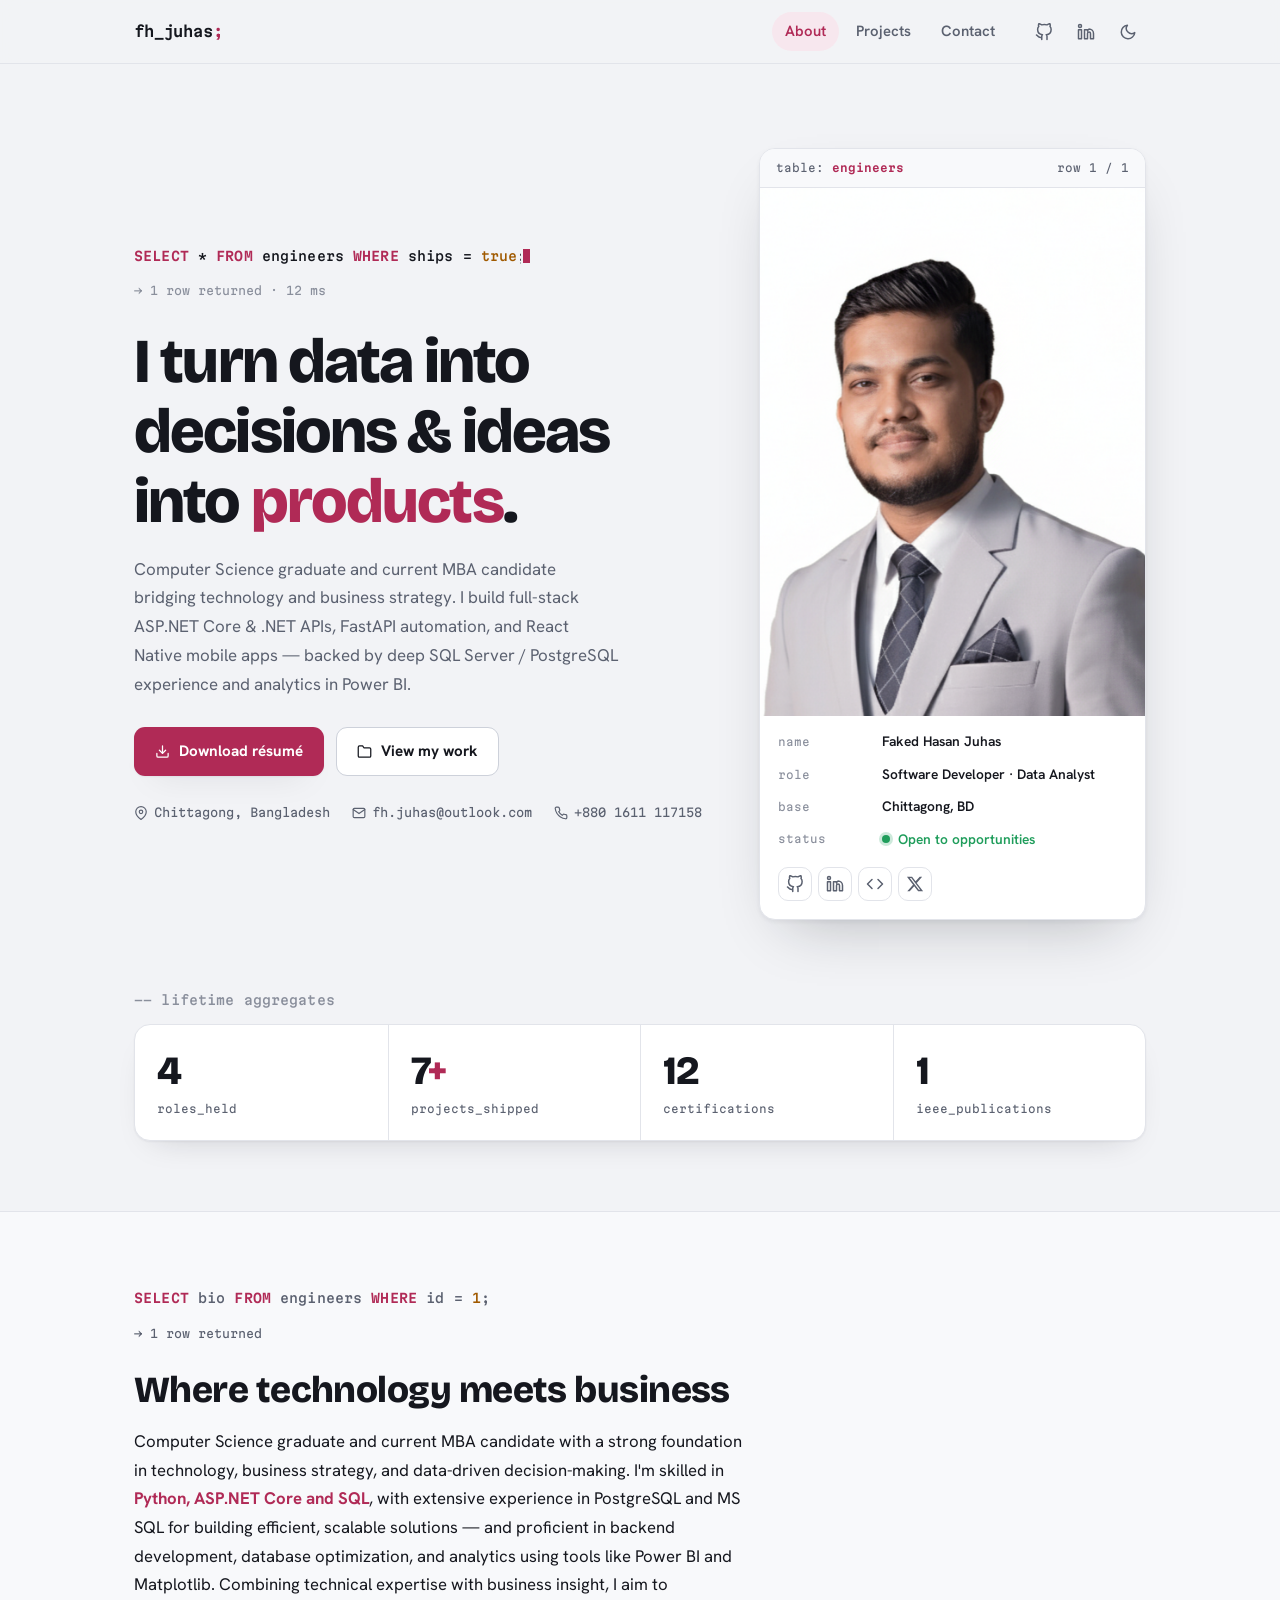
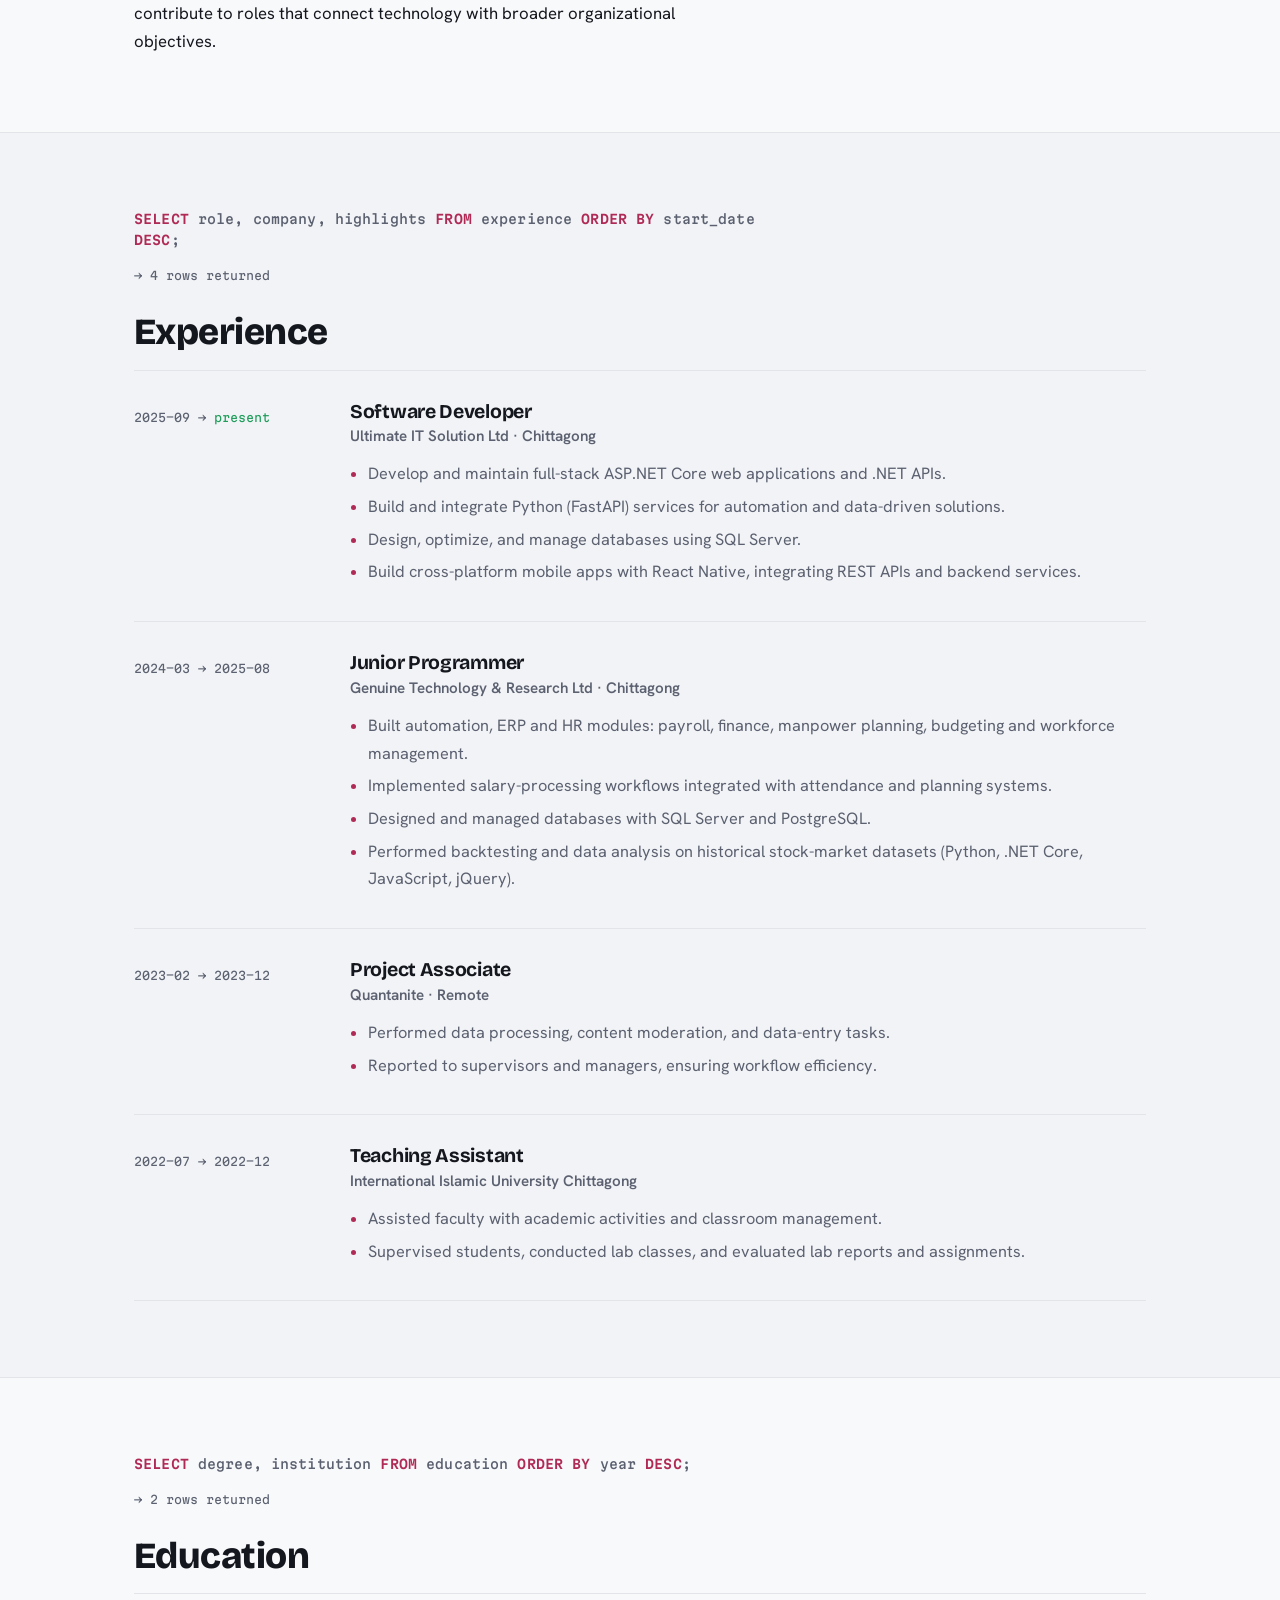
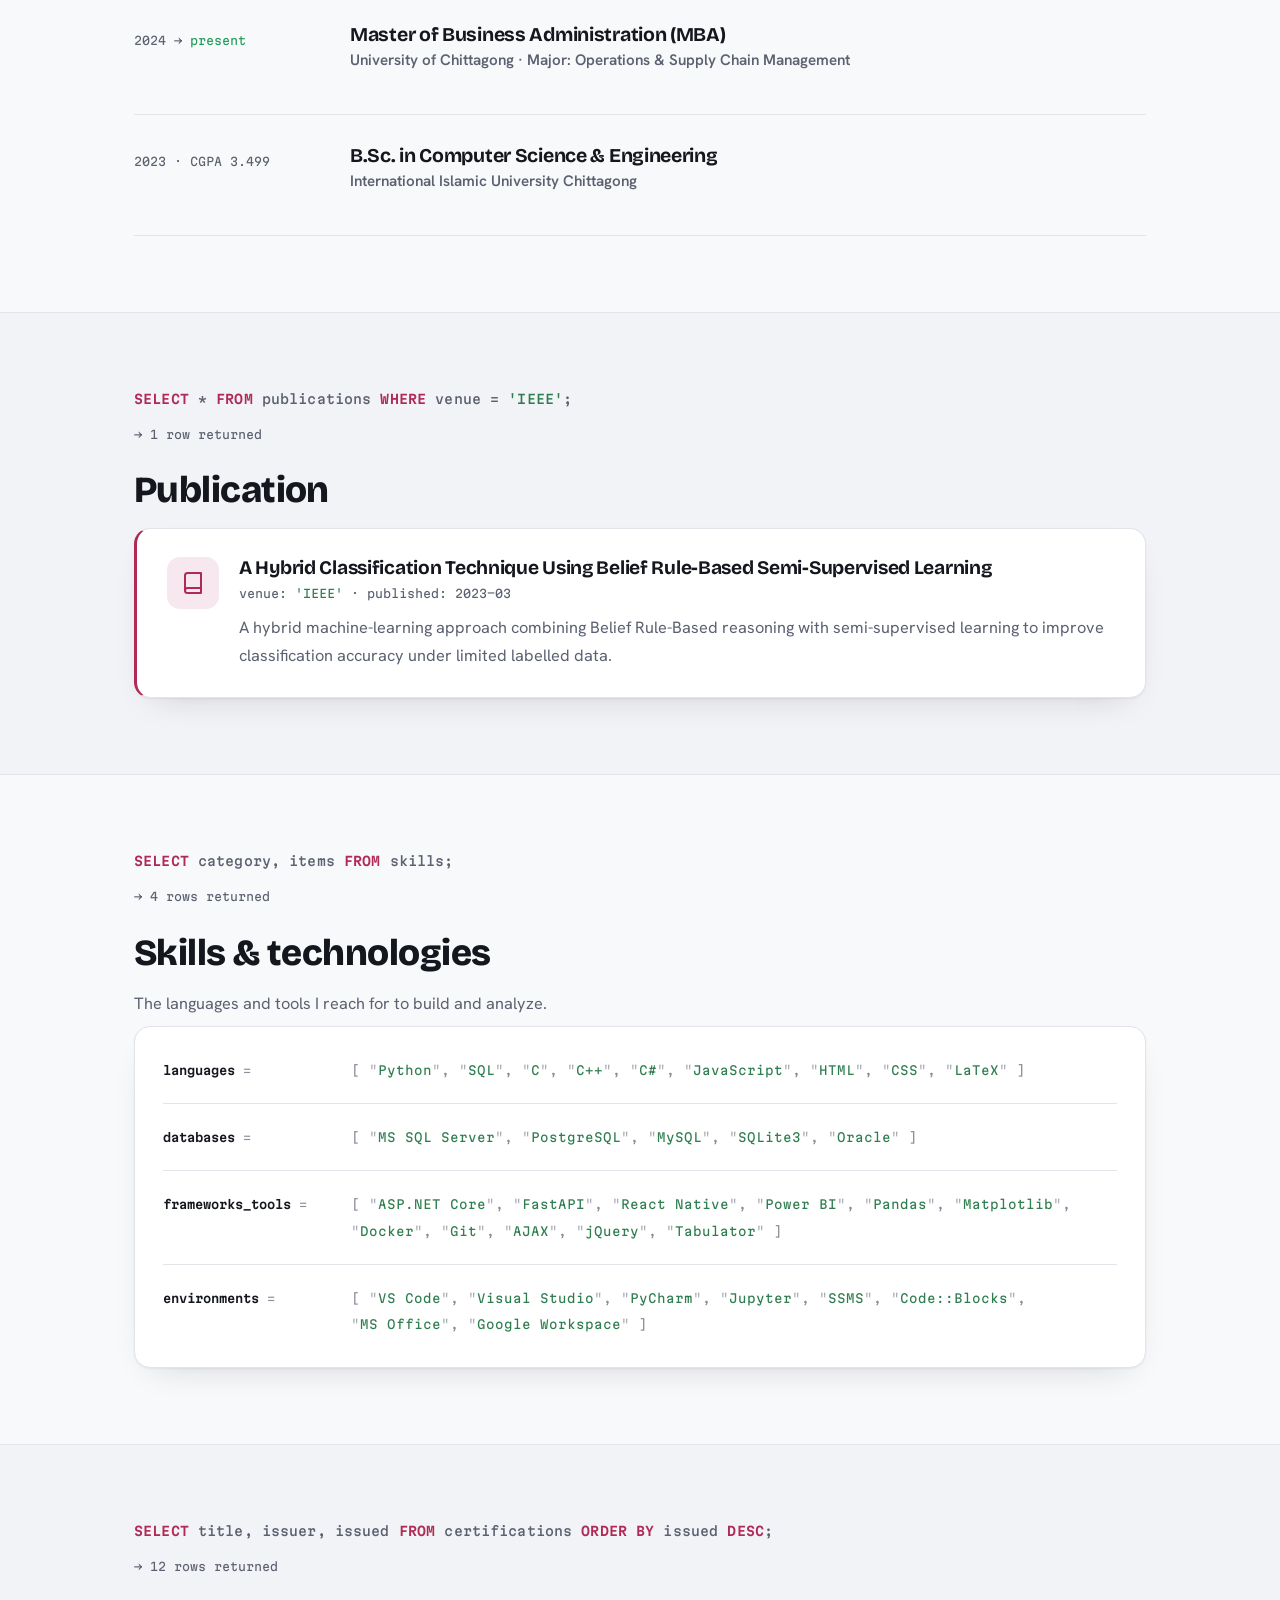
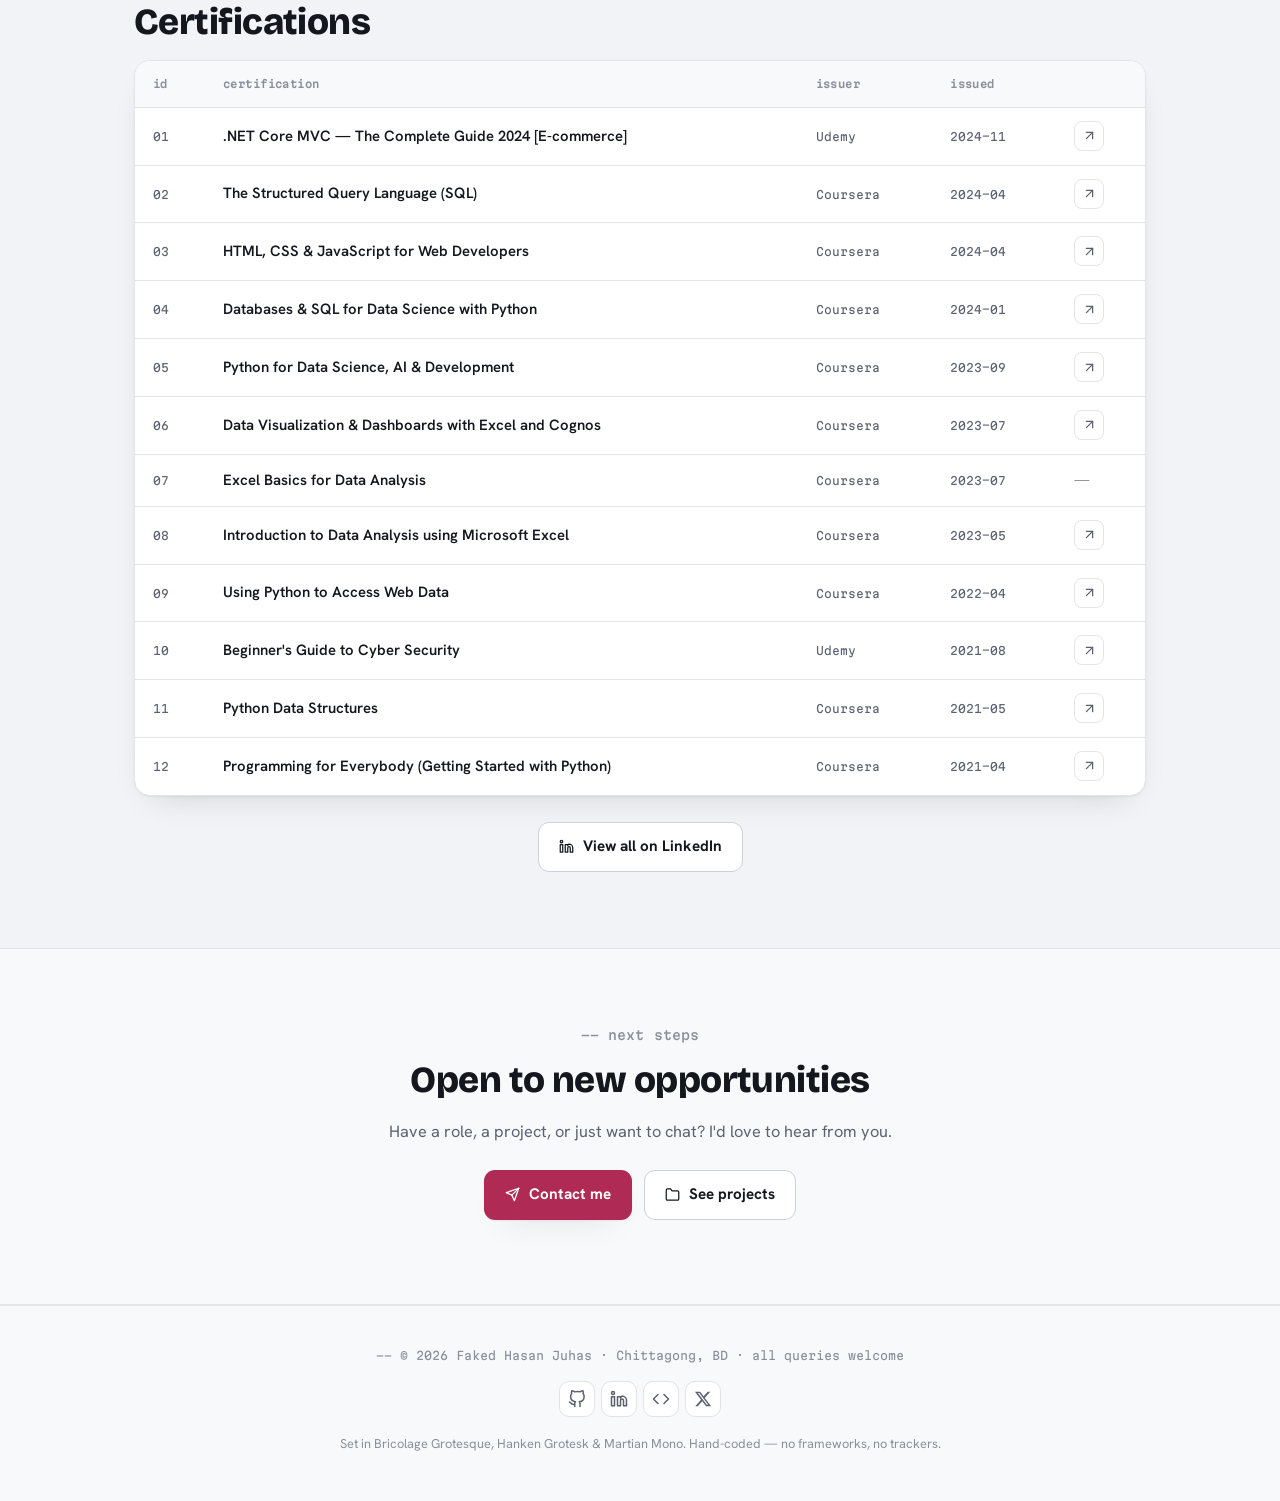
<file: index.html>
<!DOCTYPE html>
<html lang="en" data-theme="light">
<head>
	<meta charset="utf-8" />
	<meta name="viewport" content="width=device-width, initial-scale=1" />
	<title>Faked Hasan Juhas — Software Engineer &amp; Data Analyst</title>
	<meta name="description" content="Faked Hasan Juhas — Software Engineer and Data Analyst in Chittagong, Bangladesh. Full-stack ASP.NET Core, FastAPI and React Native, backed by deep SQL Server, PostgreSQL and Power BI experience." />
	<meta property="og:type" content="website" />
	<meta property="og:title" content="Faked Hasan Juhas — Software Engineer &amp; Data Analyst" />
	<meta property="og:description" content="Full-stack development and data analytics: ASP.NET Core, FastAPI, React Native, SQL Server, PostgreSQL, Power BI." />
	<meta name="theme-color" content="#f2f3f6" media="(prefers-color-scheme: light)" />
	<meta name="theme-color" content="#0e1015" media="(prefers-color-scheme: dark)" />
	<link rel="icon" href="favicon.svg" type="image/svg+xml" />

	<link rel="preconnect" href="https://fonts.googleapis.com" />
	<link rel="preconnect" href="https://fonts.gstatic.com" crossorigin />
	<link href="https://fonts.googleapis.com/css2?family=Bricolage+Grotesque:opsz,wght@12..96,600;12..96,700;12..96,800&family=Hanken+Grotesk:wght@400;500;600;700;800&family=Martian+Mono:wght@400;500;600&display=swap" rel="stylesheet" />
	<link rel="stylesheet" href="assets/css/style.css" />
</head>
<body>

	<!-- Icon sprite -->
	<svg xmlns="http://www.w3.org/2000/svg" style="display:none" aria-hidden="true">
		<symbol id="i-github" viewBox="0 0 24 24"><path d="M9 19c-5 1.5-5-2.5-7-3m14 6v-3.87a3.37 3.37 0 0 0-.94-2.61c3.14-.35 6.44-1.54 6.44-7A5.44 5.44 0 0 0 20 4.77 5.07 5.07 0 0 0 19.91 1S18.73.65 16 2.48a13.38 13.38 0 0 0-7 0C6.27.65 5.09 1 5.09 1A5.07 5.07 0 0 0 5 4.77a5.44 5.44 0 0 0-1.5 3.78c0 5.42 3.3 6.61 6.44 7A3.37 3.37 0 0 0 9 18.13V22"/></symbol>
		<symbol id="i-linkedin" viewBox="0 0 24 24"><path d="M16 8a6 6 0 0 1 6 6v7h-4v-7a2 2 0 0 0-2-2 2 2 0 0 0-2 2v7h-4V9h4v1.5A6 6 0 0 1 16 8z"/><rect x="2" y="9" width="4" height="12"/><circle cx="4" cy="4" r="2"/></symbol>
		<symbol id="i-x" viewBox="0 0 24 24"><path d="M18.244 2.25h3.308l-7.227 8.26 8.502 11.24H16.17l-5.214-6.817L4.99 21.75H1.68l7.73-8.835L1.254 2.25H8.08l4.713 6.231zm-1.161 17.52h1.833L7.084 4.126H5.117z"/></symbol>
		<symbol id="i-code" viewBox="0 0 24 24"><polyline points="16 18 22 12 16 6"/><polyline points="8 6 2 12 8 18"/></symbol>
		<symbol id="i-mail" viewBox="0 0 24 24"><path d="M4 4h16c1.1 0 2 .9 2 2v12c0 1.1-.9 2-2 2H4c-1.1 0-2-.9-2-2V6c0-1.1.9-2 2-2z"/><polyline points="22,6 12,13 2,6"/></symbol>
		<symbol id="i-phone" viewBox="0 0 24 24"><path d="M22 16.92v3a2 2 0 0 1-2.18 2 19.79 19.79 0 0 1-8.63-3.07 19.5 19.5 0 0 1-6-6 19.79 19.79 0 0 1-3.07-8.67A2 2 0 0 1 4.11 2h3a2 2 0 0 1 2 1.72 12.84 12.84 0 0 0 .7 2.81 2 2 0 0 1-.45 2.11L8.09 9.91a16 16 0 0 0 6 6l1.27-1.27a2 2 0 0 1 2.11-.45 12.84 12.84 0 0 0 2.81.7A2 2 0 0 1 22 16.92z"/></symbol>
		<symbol id="i-pin" viewBox="0 0 24 24"><path d="M21 10c0 7-9 13-9 13s-9-6-9-13a9 9 0 0 1 18 0z"/><circle cx="12" cy="10" r="3"/></symbol>
		<symbol id="i-download" viewBox="0 0 24 24"><path d="M21 15v4a2 2 0 0 1-2 2H5a2 2 0 0 1-2-2v-4"/><polyline points="7 10 12 15 17 10"/><line x1="12" y1="15" x2="12" y2="3"/></symbol>
		<symbol id="i-ext" viewBox="0 0 24 24"><line x1="7" y1="17" x2="17" y2="7"/><polyline points="7 7 17 7 17 17"/></symbol>
		<symbol id="i-sun" viewBox="0 0 24 24"><circle cx="12" cy="12" r="5"/><line x1="12" y1="1" x2="12" y2="3"/><line x1="12" y1="21" x2="12" y2="23"/><line x1="4.22" y1="4.22" x2="5.64" y2="5.64"/><line x1="18.36" y1="18.36" x2="19.78" y2="19.78"/><line x1="1" y1="12" x2="3" y2="12"/><line x1="21" y1="12" x2="23" y2="12"/><line x1="4.22" y1="19.78" x2="5.64" y2="18.36"/><line x1="18.36" y1="5.64" x2="19.78" y2="4.22"/></symbol>
		<symbol id="i-moon" viewBox="0 0 24 24"><path d="M21 12.79A9 9 0 1 1 11.21 3 7 7 0 0 0 21 12.79z"/></symbol>
		<symbol id="i-menu" viewBox="0 0 24 24"><line x1="3" y1="6" x2="21" y2="6"/><line x1="3" y1="12" x2="21" y2="12"/><line x1="3" y1="18" x2="21" y2="18"/></symbol>
		<symbol id="i-journal" viewBox="0 0 24 24"><path d="M4 19.5A2.5 2.5 0 0 1 6.5 17H20"/><path d="M6.5 2H20v20H6.5A2.5 2.5 0 0 1 4 19.5v-15A2.5 2.5 0 0 1 6.5 2z"/></symbol>
		<symbol id="i-folder" viewBox="0 0 24 24"><path d="M22 19a2 2 0 0 1-2 2H4a2 2 0 0 1-2-2V5a2 2 0 0 1 2-2h5l2 3h9a2 2 0 0 1 2 2z"/></symbol>
		<symbol id="i-send" viewBox="0 0 24 24"><line x1="22" y1="2" x2="11" y2="13"/><polygon points="22 2 15 22 11 13 2 9 22 2"/></symbol>
	</svg>

	<a class="skip-link" href="#main">Skip to content</a>

	<!-- Navbar -->
	<header class="nav">
		<div class="container">
			<a href="index.html" class="nav__brand">fh_juhas<span class="semi">;</span></a>
			<nav data-nav-panel aria-label="Main">
				<ul class="nav__links">
					<li><a href="index.html" class="active" aria-current="page">About</a></li>
					<li><a href="projects.html">Projects</a></li>
					<li><a href="others.html">Contact</a></li>
				</ul>
			</nav>
			<div class="nav__right">
				<a class="icon-btn" href="https://github.com/fh-juhas" target="_blank" rel="noopener" aria-label="GitHub"><svg class="ic"><use href="#i-github"/></svg></a>
				<a class="icon-btn" href="https://www.linkedin.com/in/fh-juhas/" target="_blank" rel="noopener" aria-label="LinkedIn"><svg class="ic"><use href="#i-linkedin"/></svg></a>
				<button class="icon-btn" data-theme-toggle aria-label="Toggle theme"><svg class="ic" data-theme-icon><use href="#i-moon"/></svg></button>
				<button class="icon-btn nav__toggle" data-nav-toggle aria-label="Menu" aria-expanded="false"><svg class="ic"><use href="#i-menu"/></svg></button>
			</div>
		</div>
	</header>

	<main id="main">

	<!-- Hero -->
	<section class="hero">
		<div class="container">
			<div class="hero__grid">
				<div class="hero__intro">
					<p class="q type-wrap" aria-label="SELECT * FROM engineers WHERE ships = true;"><span class="type"><span class="kw">SELECT</span> * <span class="kw">FROM</span> engineers <span class="kw">WHERE</span> ships = <span class="num">true</span>;</span><span class="caret" aria-hidden="true"></span></p>
					<p class="rs after-type">&rarr; 1 row returned &middot; 12 ms</p>
					<h1>I turn data into decisions &amp; ideas into <span class="kw-ink">products</span>.</h1>
					<p class="hero__lead">Computer Science graduate and current MBA candidate bridging technology and business strategy. I build full-stack ASP.NET Core &amp; .NET APIs, FastAPI automation, and React Native mobile apps — backed by deep SQL Server / PostgreSQL experience and analytics in Power BI.</p>
					<div class="hero__cta">
						<a href="assets/files/Faked_Hasan_Juhas_Resume.pdf" class="btn btn--primary" target="_blank" rel="noopener"><svg class="ic ic--sm"><use href="#i-download"/></svg> Download résumé</a>
						<a href="projects.html" class="btn btn--ghost"><svg class="ic ic--sm"><use href="#i-folder"/></svg> View my work</a>
					</div>
					<div class="hero__meta">
						<span><svg class="ic"><use href="#i-pin"/></svg>Chittagong, Bangladesh</span>
						<a href="mailto:fh.juhas@outlook.com"><svg class="ic"><use href="#i-mail"/></svg>fh.juhas@outlook.com</a>
						<a href="tel:+8801611117158"><svg class="ic"><use href="#i-phone"/></svg>+880 1611 117158</a>
					</div>
				</div>

				<div class="hero__photo">
					<figure class="record" style="margin:0">
						<div class="record__bar"><span>table: <b>engineers</b></span><span>row 1 / 1</span></div>
						<img src="images/crop.png" alt="Portrait of Faked Hasan Juhas" width="480" height="528" />
						<figcaption class="record__fields">
							<div class="record__row"><span class="k">name</span><span class="v">Faked Hasan Juhas</span></div>
							<div class="record__row"><span class="k">role</span><span class="v">Software Developer &middot; Data Analyst</span></div>
							<div class="record__row"><span class="k">base</span><span class="v">Chittagong, BD</span></div>
							<div class="record__row"><span class="k">status</span><span class="v ok"><span class="dot-live" aria-hidden="true"></span>Open to opportunities</span></div>
						</figcaption>
						<div class="record__socials">
							<a href="https://github.com/fh-juhas" target="_blank" rel="noopener" aria-label="GitHub"><svg class="ic"><use href="#i-github"/></svg></a>
							<a href="https://www.linkedin.com/in/fh-juhas/" target="_blank" rel="noopener" aria-label="LinkedIn"><svg class="ic"><use href="#i-linkedin"/></svg></a>
							<a href="https://leetcode.com/u/fh_juhas" target="_blank" rel="noopener" aria-label="LeetCode"><svg class="ic"><use href="#i-code"/></svg></a>
							<a href="https://x.com/FH_Juhas" target="_blank" rel="noopener" aria-label="X"><svg class="ic ic--fill"><use href="#i-x"/></svg></a>
						</div>
					</figure>
				</div>
			</div>
		</div>
	</section>

	<!-- Aggregates -->
	<section class="agg-wrap">
		<div class="container">
			<p class="q reveal" style="margin-bottom:12px"><span class="cmt">-- lifetime aggregates</span></p>
			<div class="agg reveal">
				<div><b>4</b><span>roles_held</span></div>
				<div><b>7<em>+</em></b><span>projects_shipped</span></div>
				<div><b>12</b><span>certifications</span></div>
				<div><b>1</b><span>ieee_publications</span></div>
			</div>
		</div>
	</section>

	<!-- About -->
	<section id="about" class="sec sec--tint">
		<div class="container">
			<div class="sec__head reveal">
				<p class="q"><span class="kw">SELECT</span> bio <span class="kw">FROM</span> engineers <span class="kw">WHERE</span> id = <span class="num">1</span>;</p>
				<p class="rs">&rarr; 1 row returned</p>
				<h2>Where technology meets business</h2>
			</div>
			<p class="about-copy reveal">Computer Science graduate and current MBA candidate with a strong foundation in technology, business strategy, and data-driven decision-making. I'm skilled in <strong>Python, ASP.NET Core and SQL</strong>, with extensive experience in PostgreSQL and MS SQL for building efficient, scalable solutions — and proficient in backend development, database optimization, and analytics using tools like Power BI and Matplotlib. Combining technical expertise with business insight, I aim to contribute to roles that connect technology with broader organizational objectives.</p>
		</div>
	</section>

	<!-- Experience -->
	<section id="experience" class="sec">
		<div class="container">
			<div class="sec__head reveal">
				<p class="q"><span class="kw">SELECT</span> role, company, highlights <span class="kw">FROM</span> experience <span class="kw">ORDER BY</span> start_date <span class="kw">DESC</span>;</p>
				<p class="rs">&rarr; 4 rows returned</p>
				<h2>Experience</h2>
			</div>
			<div class="rows">
				<article class="xp reveal">
					<div class="xp__when">2025-09 &rarr; <span class="now">present</span></div>
					<div>
						<h3>Software Developer</h3>
						<p class="org">Ultimate IT Solution Ltd &middot; Chittagong</p>
						<ul>
							<li>Develop and maintain full-stack ASP.NET Core web applications and .NET APIs.</li>
							<li>Build and integrate Python (FastAPI) services for automation and data-driven solutions.</li>
							<li>Design, optimize, and manage databases using SQL Server.</li>
							<li>Build cross-platform mobile apps with React Native, integrating REST APIs and backend services.</li>
						</ul>
					</div>
				</article>
				<article class="xp reveal">
					<div class="xp__when">2024-03 &rarr; 2025-08</div>
					<div>
						<h3>Junior Programmer</h3>
						<p class="org">Genuine Technology &amp; Research Ltd &middot; Chittagong</p>
						<ul>
							<li>Built automation, ERP and HR modules: payroll, finance, manpower planning, budgeting and workforce management.</li>
							<li>Implemented salary-processing workflows integrated with attendance and planning systems.</li>
							<li>Designed and managed databases with SQL Server and PostgreSQL.</li>
							<li>Performed backtesting and data analysis on historical stock-market datasets (Python, .NET Core, JavaScript, jQuery).</li>
						</ul>
					</div>
				</article>
				<article class="xp reveal">
					<div class="xp__when">2023-02 &rarr; 2023-12</div>
					<div>
						<h3>Project Associate</h3>
						<p class="org">Quantanite &middot; Remote</p>
						<ul>
							<li>Performed data processing, content moderation, and data-entry tasks.</li>
							<li>Reported to supervisors and managers, ensuring workflow efficiency.</li>
						</ul>
					</div>
				</article>
				<article class="xp reveal">
					<div class="xp__when">2022-07 &rarr; 2022-12</div>
					<div>
						<h3>Teaching Assistant</h3>
						<p class="org">International Islamic University Chittagong</p>
						<ul>
							<li>Assisted faculty with academic activities and classroom management.</li>
							<li>Supervised students, conducted lab classes, and evaluated lab reports and assignments.</li>
						</ul>
					</div>
				</article>
			</div>
		</div>
	</section>

	<!-- Education -->
	<section id="education" class="sec sec--tint">
		<div class="container">
			<div class="sec__head reveal">
				<p class="q"><span class="kw">SELECT</span> degree, institution <span class="kw">FROM</span> education <span class="kw">ORDER BY</span> year <span class="kw">DESC</span>;</p>
				<p class="rs">&rarr; 2 rows returned</p>
				<h2>Education</h2>
			</div>
			<div class="rows">
				<article class="xp reveal">
					<div class="xp__when">2024 &rarr; <span class="now">present</span></div>
					<div>
						<h3>Master of Business Administration (MBA)</h3>
						<p class="org">University of Chittagong &middot; Major: Operations &amp; Supply Chain Management</p>
					</div>
				</article>
				<article class="xp reveal">
					<div class="xp__when">2023 &middot; CGPA 3.499</div>
					<div>
						<h3>B.Sc. in Computer Science &amp; Engineering</h3>
						<p class="org">International Islamic University Chittagong</p>
					</div>
				</article>
			</div>
		</div>
	</section>

	<!-- Publication -->
	<section id="publication" class="sec">
		<div class="container">
			<div class="sec__head reveal">
				<p class="q"><span class="kw">SELECT</span> * <span class="kw">FROM</span> publications <span class="kw">WHERE</span> venue = <span class="str">'IEEE'</span>;</p>
				<p class="rs">&rarr; 1 row returned</p>
				<h2>Publication</h2>
			</div>
			<div class="pub reveal">
				<div class="pub__ic"><svg class="ic"><use href="#i-journal"/></svg></div>
				<div>
					<h3>A Hybrid Classification Technique Using Belief Rule-Based Semi-Supervised Learning</h3>
					<p class="pub__meta">venue: <span class="str">'IEEE'</span> &middot; published: 2023-03</p>
					<p>A hybrid machine-learning approach combining Belief Rule-Based reasoning with semi-supervised learning to improve classification accuracy under limited labelled data.</p>
				</div>
			</div>
		</div>
	</section>

	<!-- Skills -->
	<section id="skills" class="sec sec--tint">
		<div class="container">
			<div class="sec__head reveal">
				<p class="q"><span class="kw">SELECT</span> category, items <span class="kw">FROM</span> skills;</p>
				<p class="rs">&rarr; 4 rows returned</p>
				<h2>Skills &amp; technologies</h2>
				<p>The languages and tools I reach for to build and analyze.</p>
			</div>
			<div class="arrs reveal">
				<div class="arr">
					<span class="arr__k">languages</span>
					<span class="arr__v">[ <span class="tok">Python</span>, <span class="tok">SQL</span>, <span class="tok">C</span>, <span class="tok">C++</span>, <span class="tok">C#</span>, <span class="tok">JavaScript</span>, <span class="tok">HTML</span>, <span class="tok">CSS</span>, <span class="tok">LaTeX</span> ]</span>
				</div>
				<div class="arr">
					<span class="arr__k">databases</span>
					<span class="arr__v">[ <span class="tok">MS SQL Server</span>, <span class="tok">PostgreSQL</span>, <span class="tok">MySQL</span>, <span class="tok">SQLite3</span>, <span class="tok">Oracle</span> ]</span>
				</div>
				<div class="arr">
					<span class="arr__k">frameworks_tools</span>
					<span class="arr__v">[ <span class="tok">ASP.NET Core</span>, <span class="tok">FastAPI</span>, <span class="tok">React Native</span>, <span class="tok">Power BI</span>, <span class="tok">Pandas</span>, <span class="tok">Matplotlib</span>, <span class="tok">Docker</span>, <span class="tok">Git</span>, <span class="tok">AJAX</span>, <span class="tok">jQuery</span>, <span class="tok">Tabulator</span> ]</span>
				</div>
				<div class="arr">
					<span class="arr__k">environments</span>
					<span class="arr__v">[ <span class="tok">VS Code</span>, <span class="tok">Visual Studio</span>, <span class="tok">PyCharm</span>, <span class="tok">Jupyter</span>, <span class="tok">SSMS</span>, <span class="tok">Code::Blocks</span>, <span class="tok">MS Office</span>, <span class="tok">Google Workspace</span> ]</span>
				</div>
			</div>
		</div>
	</section>

	<!-- Certifications -->
	<section id="certifications" class="sec">
		<div class="container">
			<div class="sec__head reveal">
				<p class="q"><span class="kw">SELECT</span> title, issuer, issued <span class="kw">FROM</span> certifications <span class="kw">ORDER BY</span> issued <span class="kw">DESC</span>;</p>
				<p class="rs">&rarr; 12 rows returned</p>
				<h2>Certifications</h2>
			</div>
			<div class="tbl-wrap reveal">
				<table class="tbl">
					<thead>
						<tr><th>id</th><th>certification</th><th>issuer</th><th>issued</th><th aria-label="Link"></th></tr>
					</thead>
					<tbody>
						<tr>
							<td class="id-cell">01</td>
							<td class="title-cell"><a href="https://www.udemy.com/certificate/UC-e2f297e2-df7e-4d89-8115-664ddb28759d/" target="_blank" rel="noopener">.NET Core MVC — The Complete Guide 2024 [E-commerce]</a></td>
							<td class="mono">Udemy</td><td class="mono">2024-11</td>
							<td class="link-cell"><a href="https://www.udemy.com/certificate/UC-e2f297e2-df7e-4d89-8115-664ddb28759d/" target="_blank" rel="noopener" aria-label="Open certificate"><svg class="ic ic--sm"><use href="#i-ext"/></svg></a></td>
						</tr>
						<tr>
							<td class="id-cell">02</td>
							<td class="title-cell"><a href="https://www.coursera.org/account/accomplishments/verify/M5MW54828D9E" target="_blank" rel="noopener">The Structured Query Language (SQL)</a></td>
							<td class="mono">Coursera</td><td class="mono">2024-04</td>
							<td class="link-cell"><a href="https://www.coursera.org/account/accomplishments/verify/M5MW54828D9E" target="_blank" rel="noopener" aria-label="Open certificate"><svg class="ic ic--sm"><use href="#i-ext"/></svg></a></td>
						</tr>
						<tr>
							<td class="id-cell">03</td>
							<td class="title-cell"><a href="https://www.coursera.org/account/accomplishments/verify/FS8ZNSE8U9MA" target="_blank" rel="noopener">HTML, CSS &amp; JavaScript for Web Developers</a></td>
							<td class="mono">Coursera</td><td class="mono">2024-04</td>
							<td class="link-cell"><a href="https://www.coursera.org/account/accomplishments/verify/FS8ZNSE8U9MA" target="_blank" rel="noopener" aria-label="Open certificate"><svg class="ic ic--sm"><use href="#i-ext"/></svg></a></td>
						</tr>
						<tr>
							<td class="id-cell">04</td>
							<td class="title-cell"><a href="https://www.coursera.org/account/accomplishments/verify/5TKAB6D3DRLK" target="_blank" rel="noopener">Databases &amp; SQL for Data Science with Python</a></td>
							<td class="mono">Coursera</td><td class="mono">2024-01</td>
							<td class="link-cell"><a href="https://www.coursera.org/account/accomplishments/verify/5TKAB6D3DRLK" target="_blank" rel="noopener" aria-label="Open certificate"><svg class="ic ic--sm"><use href="#i-ext"/></svg></a></td>
						</tr>
						<tr>
							<td class="id-cell">05</td>
							<td class="title-cell"><a href="https://www.coursera.org/account/accomplishments/verify/PZXYW85PT35J" target="_blank" rel="noopener">Python for Data Science, AI &amp; Development</a></td>
							<td class="mono">Coursera</td><td class="mono">2023-09</td>
							<td class="link-cell"><a href="https://www.coursera.org/account/accomplishments/verify/PZXYW85PT35J" target="_blank" rel="noopener" aria-label="Open certificate"><svg class="ic ic--sm"><use href="#i-ext"/></svg></a></td>
						</tr>
						<tr>
							<td class="id-cell">06</td>
							<td class="title-cell"><a href="https://www.coursera.org/account/accomplishments/certificate/7LS5CKX2YSNA" target="_blank" rel="noopener">Data Visualization &amp; Dashboards with Excel and Cognos</a></td>
							<td class="mono">Coursera</td><td class="mono">2023-07</td>
							<td class="link-cell"><a href="https://www.coursera.org/account/accomplishments/certificate/7LS5CKX2YSNA" target="_blank" rel="noopener" aria-label="Open certificate"><svg class="ic ic--sm"><use href="#i-ext"/></svg></a></td>
						</tr>
						<tr>
							<td class="id-cell">07</td>
							<td class="title-cell">Excel Basics for Data Analysis</td>
							<td class="mono">Coursera</td><td class="mono">2023-07</td>
							<td class="link-cell"><span>—</span></td>
						</tr>
						<tr>
							<td class="id-cell">08</td>
							<td class="title-cell"><a href="https://www.coursera.org/account/accomplishments/verify/GVGKXHJCL5WN" target="_blank" rel="noopener">Introduction to Data Analysis using Microsoft Excel</a></td>
							<td class="mono">Coursera</td><td class="mono">2023-05</td>
							<td class="link-cell"><a href="https://www.coursera.org/account/accomplishments/verify/GVGKXHJCL5WN" target="_blank" rel="noopener" aria-label="Open certificate"><svg class="ic ic--sm"><use href="#i-ext"/></svg></a></td>
						</tr>
						<tr>
							<td class="id-cell">09</td>
							<td class="title-cell"><a href="https://www.coursera.org/account/accomplishments/verify/MHJACQ44E6E8" target="_blank" rel="noopener">Using Python to Access Web Data</a></td>
							<td class="mono">Coursera</td><td class="mono">2022-04</td>
							<td class="link-cell"><a href="https://www.coursera.org/account/accomplishments/verify/MHJACQ44E6E8" target="_blank" rel="noopener" aria-label="Open certificate"><svg class="ic ic--sm"><use href="#i-ext"/></svg></a></td>
						</tr>
						<tr>
							<td class="id-cell">10</td>
							<td class="title-cell"><a href="https://www.udemy.com/certificate/UC-8f8a9b1d-65d9-4c87-8606-36bdc392db91/" target="_blank" rel="noopener">Beginner's Guide to Cyber Security</a></td>
							<td class="mono">Udemy</td><td class="mono">2021-08</td>
							<td class="link-cell"><a href="https://www.udemy.com/certificate/UC-8f8a9b1d-65d9-4c87-8606-36bdc392db91/" target="_blank" rel="noopener" aria-label="Open certificate"><svg class="ic ic--sm"><use href="#i-ext"/></svg></a></td>
						</tr>
						<tr>
							<td class="id-cell">11</td>
							<td class="title-cell"><a href="https://www.coursera.org/account/accomplishments/certificate/6GGU4X2CEJ9W" target="_blank" rel="noopener">Python Data Structures</a></td>
							<td class="mono">Coursera</td><td class="mono">2021-05</td>
							<td class="link-cell"><a href="https://www.coursera.org/account/accomplishments/certificate/6GGU4X2CEJ9W" target="_blank" rel="noopener" aria-label="Open certificate"><svg class="ic ic--sm"><use href="#i-ext"/></svg></a></td>
						</tr>
						<tr>
							<td class="id-cell">12</td>
							<td class="title-cell"><a href="https://www.coursera.org/account/accomplishments/verify/7NSMDLDTZDMS" target="_blank" rel="noopener">Programming for Everybody (Getting Started with Python)</a></td>
							<td class="mono">Coursera</td><td class="mono">2021-04</td>
							<td class="link-cell"><a href="https://www.coursera.org/account/accomplishments/verify/7NSMDLDTZDMS" target="_blank" rel="noopener" aria-label="Open certificate"><svg class="ic ic--sm"><use href="#i-ext"/></svg></a></td>
						</tr>
					</tbody>
				</table>
			</div>
			<p class="tbl-foot reveal">
				<a class="btn btn--ghost" href="https://www.linkedin.com/in/fh-juhas/details/certifications/" target="_blank" rel="noopener"><svg class="ic ic--sm"><use href="#i-linkedin"/></svg> View all on LinkedIn</a>
			</p>
		</div>
	</section>

	<!-- CTA -->
	<section class="sec sec--tint cta-band">
		<div class="container">
			<div class="sec__head reveal">
				<p class="q" style="text-align:center"><span class="cmt">-- next steps</span></p>
				<h2>Open to new opportunities</h2>
				<p>Have a role, a project, or just want to chat? I'd love to hear from you.</p>
				<div class="hero__cta">
					<a href="others.html" class="btn btn--primary"><svg class="ic ic--sm"><use href="#i-send"/></svg> Contact me</a>
					<a href="projects.html" class="btn btn--ghost"><svg class="ic ic--sm"><use href="#i-folder"/></svg> See projects</a>
				</div>
			</div>
		</div>
	</section>

	</main>

	<!-- Footer -->
	<footer class="footer">
		<div class="container">
			<p class="footer__log">-- &copy; <span data-year>2026</span> Faked Hasan Juhas &middot; Chittagong, BD &middot; all queries welcome</p>
			<div class="socials">
				<a href="https://github.com/fh-juhas" target="_blank" rel="noopener" aria-label="GitHub"><svg class="ic"><use href="#i-github"/></svg></a>
				<a href="https://www.linkedin.com/in/fh-juhas/" target="_blank" rel="noopener" aria-label="LinkedIn"><svg class="ic"><use href="#i-linkedin"/></svg></a>
				<a href="https://leetcode.com/u/fh_juhas" target="_blank" rel="noopener" aria-label="LeetCode"><svg class="ic"><use href="#i-code"/></svg></a>
				<a href="https://x.com/FH_Juhas" target="_blank" rel="noopener" aria-label="X"><svg class="ic ic--fill"><use href="#i-x"/></svg></a>
			</div>
			<p class="footer__colophon">Set in Bricolage Grotesque, Hanken Grotesk &amp; Martian Mono. Hand-coded — no frameworks, no trackers.</p>
		</div>
	</footer>

	<script src="assets/js/app.js"></script>
</body>
</html>
</file>
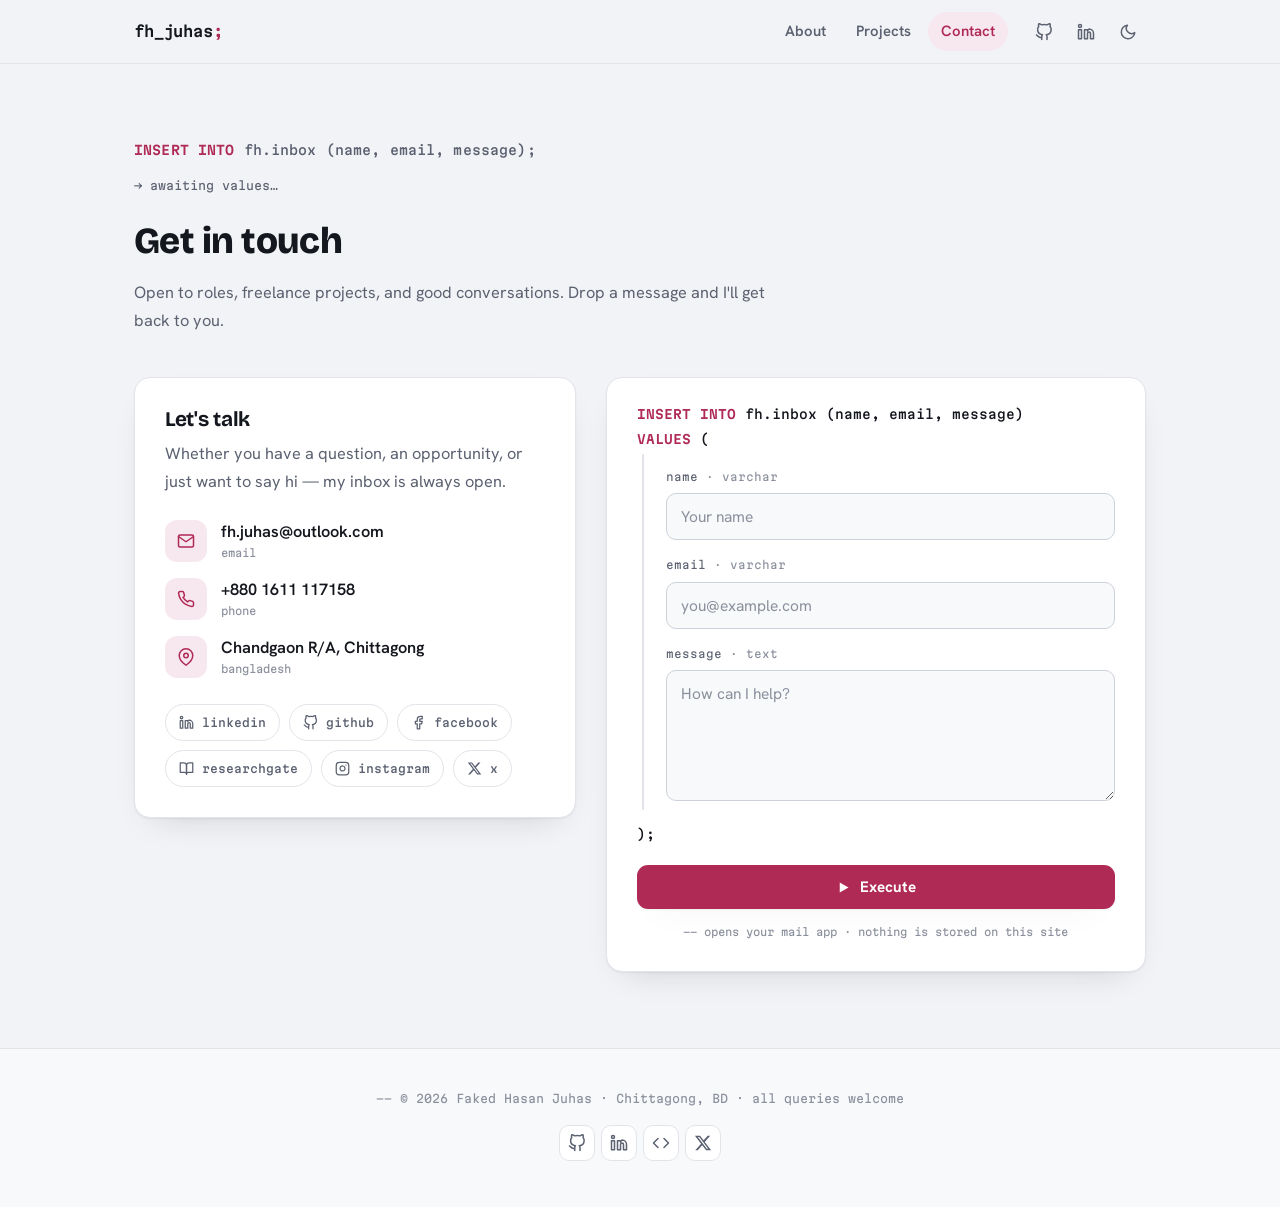
<file: others.html>
<!DOCTYPE html>
<html lang="en" data-theme="light">
<head>
	<meta charset="utf-8" />
	<meta name="viewport" content="width=device-width, initial-scale=1" />
	<title>Contact — Faked Hasan Juhas</title>
	<meta name="description" content="Get in touch with Faked Hasan Juhas — Software Engineer & Data Analyst based in Chittagong, Bangladesh." />
	<meta property="og:type" content="website" />
	<meta property="og:title" content="Contact — Faked Hasan Juhas" />
	<meta property="og:description" content="Open to roles, freelance projects, and good conversations." />
	<meta name="theme-color" content="#f2f3f6" media="(prefers-color-scheme: light)" />
	<meta name="theme-color" content="#0e1015" media="(prefers-color-scheme: dark)" />
	<link rel="icon" href="favicon.svg" type="image/svg+xml" />

	<link rel="preconnect" href="https://fonts.googleapis.com" />
	<link rel="preconnect" href="https://fonts.gstatic.com" crossorigin />
	<link href="https://fonts.googleapis.com/css2?family=Bricolage+Grotesque:opsz,wght@12..96,600;12..96,700;12..96,800&family=Hanken+Grotesk:wght@400;500;600;700;800&family=Martian+Mono:wght@400;500;600&display=swap" rel="stylesheet" />
	<link rel="stylesheet" href="assets/css/style.css" />
</head>
<body>

	<!-- Icon sprite -->
	<svg xmlns="http://www.w3.org/2000/svg" style="display:none" aria-hidden="true">
		<symbol id="i-github" viewBox="0 0 24 24"><path d="M9 19c-5 1.5-5-2.5-7-3m14 6v-3.87a3.37 3.37 0 0 0-.94-2.61c3.14-.35 6.44-1.54 6.44-7A5.44 5.44 0 0 0 20 4.77 5.07 5.07 0 0 0 19.91 1S18.73.65 16 2.48a13.38 13.38 0 0 0-7 0C6.27.65 5.09 1 5.09 1A5.07 5.07 0 0 0 5 4.77a5.44 5.44 0 0 0-1.5 3.78c0 5.42 3.3 6.61 6.44 7A3.37 3.37 0 0 0 9 18.13V22"/></symbol>
		<symbol id="i-linkedin" viewBox="0 0 24 24"><path d="M16 8a6 6 0 0 1 6 6v7h-4v-7a2 2 0 0 0-2-2 2 2 0 0 0-2 2v7h-4V9h4v1.5A6 6 0 0 1 16 8z"/><rect x="2" y="9" width="4" height="12"/><circle cx="4" cy="4" r="2"/></symbol>
		<symbol id="i-x" viewBox="0 0 24 24"><path d="M18.244 2.25h3.308l-7.227 8.26 8.502 11.24H16.17l-5.214-6.817L4.99 21.75H1.68l7.73-8.835L1.254 2.25H8.08l4.713 6.231zm-1.161 17.52h1.833L7.084 4.126H5.117z"/></symbol>
		<symbol id="i-code" viewBox="0 0 24 24"><polyline points="16 18 22 12 16 6"/><polyline points="8 6 2 12 8 18"/></symbol>
		<symbol id="i-mail" viewBox="0 0 24 24"><path d="M4 4h16c1.1 0 2 .9 2 2v12c0 1.1-.9 2-2 2H4c-1.1 0-2-.9-2-2V6c0-1.1.9-2 2-2z"/><polyline points="22,6 12,13 2,6"/></symbol>
		<symbol id="i-phone" viewBox="0 0 24 24"><path d="M22 16.92v3a2 2 0 0 1-2.18 2 19.79 19.79 0 0 1-8.63-3.07 19.5 19.5 0 0 1-6-6 19.79 19.79 0 0 1-3.07-8.67A2 2 0 0 1 4.11 2h3a2 2 0 0 1 2 1.72 12.84 12.84 0 0 0 .7 2.81 2 2 0 0 1-.45 2.11L8.09 9.91a16 16 0 0 0 6 6l1.27-1.27a2 2 0 0 1 2.11-.45 12.84 12.84 0 0 0 2.81.7A2 2 0 0 1 22 16.92z"/></symbol>
		<symbol id="i-pin" viewBox="0 0 24 24"><path d="M21 10c0 7-9 13-9 13s-9-6-9-13a9 9 0 0 1 18 0z"/><circle cx="12" cy="10" r="3"/></symbol>
		<symbol id="i-book" viewBox="0 0 24 24"><path d="M2 3h6a4 4 0 0 1 4 4v14a3 3 0 0 0-3-3H2z"/><path d="M22 3h-6a4 4 0 0 0-4 4v14a3 3 0 0 1 3-3h7z"/></symbol>
		<symbol id="i-instagram" viewBox="0 0 24 24"><rect x="2" y="2" width="20" height="20" rx="5" ry="5"/><path d="M16 11.37A4 4 0 1 1 12.63 8 4 4 0 0 1 16 11.37z"/><line x1="17.5" y1="6.5" x2="17.51" y2="6.5"/></symbol>
		<symbol id="i-facebook" viewBox="0 0 24 24"><path d="M18 2h-3a5 5 0 0 0-5 5v3H7v4h3v8h4v-8h3l1-4h-4V7a1 1 0 0 1 1-1h3z"/></symbol>
		<symbol id="i-sun" viewBox="0 0 24 24"><circle cx="12" cy="12" r="5"/><line x1="12" y1="1" x2="12" y2="3"/><line x1="12" y1="21" x2="12" y2="23"/><line x1="4.22" y1="4.22" x2="5.64" y2="5.64"/><line x1="18.36" y1="18.36" x2="19.78" y2="19.78"/><line x1="1" y1="12" x2="3" y2="12"/><line x1="21" y1="12" x2="23" y2="12"/><line x1="4.22" y1="19.78" x2="5.64" y2="18.36"/><line x1="18.36" y1="5.64" x2="19.78" y2="4.22"/></symbol>
		<symbol id="i-moon" viewBox="0 0 24 24"><path d="M21 12.79A9 9 0 1 1 11.21 3 7 7 0 0 0 21 12.79z"/></symbol>
		<symbol id="i-menu" viewBox="0 0 24 24"><line x1="3" y1="6" x2="21" y2="6"/><line x1="3" y1="12" x2="21" y2="12"/><line x1="3" y1="18" x2="21" y2="18"/></symbol>
		<symbol id="i-play" viewBox="0 0 24 24"><polygon points="6 4 20 12 6 20 6 4"/></symbol>
	</svg>

	<a class="skip-link" href="#main">Skip to content</a>

	<!-- Navbar -->
	<header class="nav">
		<div class="container">
			<a href="index.html" class="nav__brand">fh_juhas<span class="semi">;</span></a>
			<nav data-nav-panel aria-label="Main">
				<ul class="nav__links">
					<li><a href="index.html">About</a></li>
					<li><a href="projects.html">Projects</a></li>
					<li><a href="others.html" class="active" aria-current="page">Contact</a></li>
				</ul>
			</nav>
			<div class="nav__right">
				<a class="icon-btn" href="https://github.com/fh-juhas" target="_blank" rel="noopener" aria-label="GitHub"><svg class="ic"><use href="#i-github"/></svg></a>
				<a class="icon-btn" href="https://www.linkedin.com/in/fh-juhas/" target="_blank" rel="noopener" aria-label="LinkedIn"><svg class="ic"><use href="#i-linkedin"/></svg></a>
				<button class="icon-btn" data-theme-toggle aria-label="Toggle theme"><svg class="ic" data-theme-icon><use href="#i-moon"/></svg></button>
				<button class="icon-btn nav__toggle" data-nav-toggle aria-label="Menu" aria-expanded="false"><svg class="ic"><use href="#i-menu"/></svg></button>
			</div>
		</div>
	</header>

	<main id="main">

	<!-- Page head -->
	<section class="sec" style="padding-bottom:34px">
		<div class="container">
			<div class="sec__head reveal">
				<p class="q"><span class="kw">INSERT INTO</span> fh.inbox (name, email, message);</p>
				<p class="rs">&rarr; awaiting values&hellip;</p>
				<h2>Get in touch</h2>
				<p>Open to roles, freelance projects, and good conversations. Drop a message and I'll get back to you.</p>
			</div>
		</div>
	</section>

	<!-- Contact -->
	<section class="sec" style="padding-top:0">
		<div class="container">
			<div class="contact-wrap">

				<div class="card contact-info reveal">
					<h3>Let's talk</h3>
					<p>Whether you have a question, an opportunity, or just want to say hi — my inbox is always open.</p>
					<ul class="contact-list">
						<li>
							<span class="ci"><svg class="ic"><use href="#i-mail"/></svg></span>
							<a href="mailto:fh.juhas@outlook.com">fh.juhas@outlook.com<small>email</small></a>
						</li>
						<li>
							<span class="ci"><svg class="ic"><use href="#i-phone"/></svg></span>
							<a href="tel:+8801611117158">+880 1611 117158<small>phone</small></a>
						</li>
						<li>
							<span class="ci"><svg class="ic"><use href="#i-pin"/></svg></span>
							<span class="txt">Chandgaon R/A, Chittagong<small>bangladesh</small></span>
						</li>
					</ul>

					<div class="social-row">
						<a href="https://www.linkedin.com/in/fh-juhas/" target="_blank" rel="noopener"><svg class="ic ic--sm"><use href="#i-linkedin"/></svg> linkedin</a>
						<a href="https://github.com/fh-juhas" target="_blank" rel="noopener"><svg class="ic ic--sm"><use href="#i-github"/></svg> github</a>
						<a href="https://facebook.com/fhjuhas.cse" target="_blank" rel="noopener"><svg class="ic ic--sm"><use href="#i-facebook"/></svg> facebook</a>
						<a href="https://www.researchgate.net/profile/Faked_Juhas" target="_blank" rel="noopener"><svg class="ic ic--sm"><use href="#i-book"/></svg> researchgate</a>
						<a href="https://www.instagram.com/juhas._" target="_blank" rel="noopener"><svg class="ic ic--sm"><use href="#i-instagram"/></svg> instagram</a>
						<a href="https://x.com/FH_Juhas" target="_blank" rel="noopener"><svg class="ic ic--sm ic--fill"><use href="#i-x"/></svg> x</a>
					</div>
				</div>

				<form class="card insert reveal" id="contactForm" novalidate="">
					<p class="insert__code"><span class="kw">INSERT INTO</span> <span class="id">fh.inbox</span> (name, email, message)</p>
					<p class="insert__code"><span class="kw">VALUES</span> (</p>
					<div class="insert__fields">
						<div class="field">
							<label for="name">name <i>&middot; varchar</i></label>
							<input type="text" name="name" id="name" placeholder="Your name" required autocomplete="name" />
						</div>
						<div class="field">
							<label for="email">email <i>&middot; varchar</i></label>
							<input type="email" name="email" id="email" placeholder="you@example.com" required autocomplete="email" />
						</div>
						<div class="field">
							<label for="message">message <i>&middot; text</i></label>
							<textarea name="message" id="message" rows="5" placeholder="How can I help?" required></textarea>
						</div>
					</div>
					<p class="insert__code close">);</p>
					<button type="submit" class="btn btn--primary"><svg class="ic ic--sm ic--fill"><use href="#i-play"/></svg> Execute</button>
					<p class="insert__hint">-- opens your mail app &middot; nothing is stored on this site</p>
				</form>

			</div>
		</div>
	</section>

	</main>

	<!-- Footer -->
	<footer class="footer">
		<div class="container">
			<p class="footer__log">-- &copy; <span data-year>2026</span> Faked Hasan Juhas &middot; Chittagong, BD &middot; all queries welcome</p>
			<div class="socials">
				<a href="https://github.com/fh-juhas" target="_blank" rel="noopener" aria-label="GitHub"><svg class="ic"><use href="#i-github"/></svg></a>
				<a href="https://www.linkedin.com/in/fh-juhas/" target="_blank" rel="noopener" aria-label="LinkedIn"><svg class="ic"><use href="#i-linkedin"/></svg></a>
				<a href="https://leetcode.com/u/fh_juhas" target="_blank" rel="noopener" aria-label="LeetCode"><svg class="ic"><use href="#i-code"/></svg></a>
				<a href="https://x.com/FH_Juhas" target="_blank" rel="noopener" aria-label="X"><svg class="ic ic--fill"><use href="#i-x"/></svg></a>
			</div>
			
		</div>
	</footer>

	<script src="assets/js/app.js"></script>
</body>
</html>
</file>
<file: assets/css/style.css>
/* ============================================================
   Faked Hasan Juhas — portfolio
   Design system: "Query Console"
   Every section is a SQL query; the content is its result set.
   Type: Bricolage Grotesque (display) · Hanken Grotesk (text)
         · Martian Mono (queries, labels, data)
   ============================================================ */

/* ---------- Tokens ---------- */
:root {
  /* surfaces */
  --bg: #f2f3f6;
  --surface: #ffffff;
  --surface-2: #f8f9fb;
  --ink: #15171e;
  --muted: #5b6170;
  --faint: #8a8f9c;
  --line: #e2e4ea;
  --line-strong: #cdd1da;

  /* accent = the color of a SQL keyword */
  --kw: #b02a56;
  --kw-strong: #94214a;
  --kw-soft: #f7e7ee;

  /* syntax roles (used only inside queries) */
  --str: #2e7d4f;     /* string literals  */
  --num: #a05a00;     /* numbers          */
  --cmt: #8a8f9c;     /* comments / meta  */
  --ok:  #1f9d5b;     /* status: live     */

  --shadow: 0 1px 2px rgba(21, 23, 30, .05), 0 14px 34px -20px rgba(21, 23, 30, .22);
  --shadow-lg: 0 2px 4px rgba(21, 23, 30, .05), 0 26px 60px -28px rgba(21, 23, 30, .3);

  --r: 16px;
  --r-sm: 10px;
  --maxw: 1060px;
  --nav-h: 64px;

  --font-display: "Bricolage Grotesque", "Hanken Grotesk", sans-serif;
  --font-text: "Hanken Grotesk", -apple-system, "Segoe UI", Roboto, sans-serif;
  --font-mono: "Martian Mono", ui-monospace, "Cascadia Code", Consolas, monospace;
}

html[data-theme="dark"] {
  --bg: #0e1015;
  --surface: #161a24;
  --surface-2: #12151d;
  --ink: #e9ebf1;
  --muted: #9aa1b2;
  --faint: #6f7686;
  --line: #262b38;
  --line-strong: #363d4e;

  --kw: #f0709c;
  --kw-strong: #ff8db1;
  --kw-soft: #2a1722;

  --str: #63c48c;
  --num: #d9a05b;
  --cmt: #6f7686;
  --ok:  #3fce85;

  --shadow: 0 1px 2px rgba(0, 0, 0, .4), 0 16px 38px -22px rgba(0, 0, 0, .7);
  --shadow-lg: 0 2px 4px rgba(0, 0, 0, .4), 0 28px 64px -28px rgba(0, 0, 0, .8);
}

/* ---------- Base ---------- */
* { box-sizing: border-box; }

html {
  scroll-behavior: smooth;
  scroll-padding-top: calc(var(--nav-h) + 20px);
}

body {
  margin: 0;
  font-family: var(--font-text);
  font-size: 1.02rem;
  line-height: 1.7;
  background: var(--bg);
  color: var(--ink);
  -webkit-font-smoothing: antialiased;
  text-rendering: optimizeLegibility;
  transition: background .3s ease, color .3s ease;
}

h1, h2, h3 {
  font-family: var(--font-display);
  font-weight: 700;
  line-height: 1.12;
  letter-spacing: -.015em;
  margin: 0 0 .45em;
  color: var(--ink);
}

p { margin: 0 0 1em; }
p:last-child { margin-bottom: 0; }

a { color: var(--kw); text-decoration: none; transition: color .18s ease; }
a:hover { color: var(--kw-strong); }

img { max-width: 100%; display: block; }

::selection { background: var(--kw); color: #fff; }

:focus-visible {
  outline: 2px solid var(--kw);
  outline-offset: 3px;
  border-radius: 4px;
}

.container {
  width: 100%;
  max-width: var(--maxw);
  margin: 0 auto;
  padding: 0 24px;
}

.skip-link {
  position: absolute;
  left: -9999px;
  top: 0;
  background: var(--kw);
  color: #fff;
  padding: 10px 16px;
  border-radius: 0 0 var(--r-sm) 0;
  font-weight: 600;
  z-index: 200;
}
.skip-link:focus { left: 0; color: #fff; }

/* ---------- Icons (inline SVG sprite) ---------- */
.ic {
  width: 18px;
  height: 18px;
  stroke: currentColor;
  stroke-width: 2;
  stroke-linecap: round;
  stroke-linejoin: round;
  fill: none;
  flex: none;
  vertical-align: -3px;
}
.ic--sm { width: 15px; height: 15px; }
.ic--fill { fill: currentColor; stroke: none; }

/* ---------- Query typography (the signature system) ---------- */
.q {
  font-family: var(--font-mono);
  font-size: .8rem;
  font-weight: 500;
  letter-spacing: .01em;
  color: var(--ink);
  margin: 0 0 14px;
  word-break: break-word;
}
.q .kw  { color: var(--kw); font-weight: 600; }
.q .str { color: var(--str); }
.q .num { color: var(--num); }
.q .cmt { color: var(--cmt); }

/* result meta line: "→ 4 rows returned" */
.rs {
  font-family: var(--font-mono);
  font-size: .72rem;
  color: var(--cmt);
  margin: 0 0 26px;
}

/* one-line typewriter (hero) */
.type-wrap { display: flex; align-items: baseline; max-width: 100%; overflow: hidden; }
.type {
  display: inline-block;
  white-space: nowrap;
  overflow: hidden;
  animation: typing 2.1s steps(43, end) .35s both;
}
.caret {
  display: inline-block;
  width: .55em;
  height: 1.05em;
  margin-left: 2px;
  background: var(--kw);
  animation: blink 1.05s steps(1, end) infinite;
  transform: translateY(2px);
}
.after-type { animation: fadeUp .5s ease 2.6s both; }

@keyframes typing { from { width: 0; } to { width: 43ch; } }
@keyframes blink  { 50% { opacity: 0; } }
@keyframes fadeUp { from { opacity: 0; transform: translateY(6px); } to { opacity: 1; transform: none; } }

/* ---------- Reveal on scroll ---------- */
.reveal { opacity: 0; transform: translateY(16px); transition: opacity .55s ease, transform .55s ease; }
.reveal.in { opacity: 1; transform: none; }

@media (prefers-reduced-motion: reduce) {
  html { scroll-behavior: auto; }
  .reveal { opacity: 1; transform: none; transition: none; }
  .type { animation: none; width: auto; }
  .caret { animation: none; }
  .after-type { animation: none; }
  .prj__media img, .btn, .record img { transition: none !important; }
}

/* ---------- Nav ---------- */
.nav {
  position: sticky;
  top: 0;
  z-index: 100;
  height: var(--nav-h);
  background: var(--bg);
  background: color-mix(in srgb, var(--bg) 82%, transparent);
  backdrop-filter: blur(10px);
  -webkit-backdrop-filter: blur(10px);
  border-bottom: 1px solid var(--line);
}
.nav .container {
  height: 100%;
  display: flex;
  align-items: center;
  gap: 18px;
}
.nav__brand {
  font-family: var(--font-mono);
  font-size: .92rem;
  font-weight: 600;
  color: var(--ink);
  letter-spacing: -.01em;
}
.nav__brand:hover { color: var(--ink); }
.nav__brand .semi { color: var(--kw); }

.nav nav { margin-left: auto; }
.nav__links {
  display: flex;
  gap: 4px;
  list-style: none;
  margin: 0;
  padding: 0;
}
.nav__links a {
  display: block;
  padding: 7px 13px;
  border-radius: 999px;
  font-size: .93rem;
  font-weight: 600;
  color: var(--muted);
}
.nav__links a:hover { color: var(--ink); }
.nav__links a.active { color: var(--kw); background: var(--kw-soft); }

.nav__right { display: flex; align-items: center; gap: 6px; }

.icon-btn {
  display: inline-flex;
  align-items: center;
  justify-content: center;
  width: 36px;
  height: 36px;
  border-radius: var(--r-sm);
  border: 1px solid transparent;
  background: transparent;
  color: var(--muted);
  cursor: pointer;
  transition: color .18s ease, background .18s ease, border-color .18s ease;
}
.icon-btn:hover { color: var(--ink); background: var(--surface); border-color: var(--line); }

.nav__toggle { display: none; }

/* mobile panel */
@media (max-width: 720px) {
  .nav nav {
    position: absolute;
    top: var(--nav-h);
    left: 0;
    right: 0;
    margin: 0;
    background: var(--surface);
    border-bottom: 1px solid var(--line);
    box-shadow: var(--shadow);
    display: none;
  }
  .nav nav.open { display: block; }
  .nav__links { flex-direction: column; gap: 0; padding: 10px 16px 16px; }
  .nav__links a { padding: 12px 10px; border-radius: var(--r-sm); font-size: 1rem; }
  .nav__toggle { display: inline-flex; }
  .nav__right { margin-left: auto; }
  .nav .container { justify-content: space-between; }
}

/* ---------- Buttons ---------- */
.btn {
  display: inline-flex;
  align-items: center;
  gap: 9px;
  padding: 11px 20px;
  border-radius: 11px;
  font-family: var(--font-text);
  font-size: .95rem;
  font-weight: 700;
  border: 1px solid transparent;
  cursor: pointer;
  transition: transform .15s ease, background .18s ease, border-color .18s ease, color .18s ease, box-shadow .18s ease;
}
.btn:active { transform: translateY(1px); }
.btn--primary { background: var(--kw); color: #fff; box-shadow: var(--shadow); }
.btn--primary:hover { background: var(--kw-strong); color: #fff; }
.btn--ghost { background: var(--surface); color: var(--ink); border-color: var(--line-strong); }
.btn--ghost:hover { border-color: var(--kw); color: var(--kw); }

/* ---------- Sections ---------- */
.sec { padding: 76px 0; }
.sec--tint { background: var(--surface-2); border-top: 1px solid var(--line); border-bottom: 1px solid var(--line); }
.sec__head { max-width: 640px; margin-bottom: 8px; }
.sec__head h2 { font-size: clamp(1.7rem, 3.4vw, 2.3rem); font-weight: 800; }
.sec__head > p { color: var(--muted); }

/* ---------- Hero ---------- */
.hero { padding: 84px 0 70px; }
.hero__grid {
  display: grid;
  grid-template-columns: 1.25fr .85fr;
  gap: 56px;
  align-items: center;
}
.hero h1 {
  font-size: clamp(2.5rem, 5.6vw, 3.9rem);
  font-weight: 800;
  letter-spacing: -.03em;
  margin: 14px 0 18px;
}
.hero h1 .kw-ink { color: var(--kw); }
.hero__lead { color: var(--muted); font-size: 1.06rem; max-width: 54ch; }
.hero__cta { display: flex; flex-wrap: wrap; gap: 12px; margin-top: 28px; }
.hero__meta {
  display: flex;
  flex-wrap: wrap;
  gap: 8px 22px;
  margin-top: 26px;
  font-family: var(--font-mono);
  font-size: .74rem;
  color: var(--muted);
}
.hero__meta a { color: var(--muted); }
.hero__meta a:hover { color: var(--kw); }
.hero__meta .ic { width: 14px; height: 14px; margin-right: 6px; }

/* the returned record (photo card) */
.record {
  background: var(--surface);
  border: 1px solid var(--line);
  border-radius: var(--r);
  box-shadow: var(--shadow-lg);
  overflow: hidden;
}
.record__bar {
  display: flex;
  align-items: center;
  justify-content: space-between;
  gap: 10px;
  padding: 10px 16px;
  border-bottom: 1px solid var(--line);
  background: var(--surface-2);
  font-family: var(--font-mono);
  font-size: .68rem;
  color: var(--muted);
}
.record__bar b { color: var(--kw); font-weight: 600; }
.record img {
  width: 100%;
  aspect-ratio: 4 / 4.4;
  object-fit: cover;
  object-position: top;
}
.record__fields { padding: 14px 18px 16px; display: grid; gap: 9px; }
.record__row {
  display: grid;
  grid-template-columns: 92px 1fr;
  gap: 12px;
  font-size: .86rem;
  align-items: baseline;
}
.record__row .k { font-family: var(--font-mono); font-size: .68rem; color: var(--faint); }
.record__row .v { color: var(--ink); font-weight: 600; }
.record__row .v a { color: var(--ink); }
.record__row .v a:hover { color: var(--kw); }
.record__row .v.ok { color: var(--ok); display: inline-flex; align-items: center; gap: 8px; }
.dot-live {
  width: 8px; height: 8px; border-radius: 50%;
  background: var(--ok);
  box-shadow: 0 0 0 3px color-mix(in srgb, var(--ok) 22%, transparent);
}
.record__socials {
  display: flex;
  gap: 6px;
  padding: 0 18px 18px;
}
.record__socials a {
  display: inline-flex; align-items: center; justify-content: center;
  width: 34px; height: 34px; border-radius: var(--r-sm);
  border: 1px solid var(--line); color: var(--muted); background: var(--surface);
}
.record__socials a:hover { color: var(--kw); border-color: var(--kw); }

/* ---------- Aggregates strip ---------- */
.agg-wrap { padding: 0 0 70px; }
.agg {
  display: grid;
  grid-template-columns: repeat(4, 1fr);
  background: var(--surface);
  border: 1px solid var(--line);
  border-radius: var(--r);
  box-shadow: var(--shadow);
  overflow: hidden;
}
.agg > div {
  padding: 26px 22px 22px;
  border-left: 1px solid var(--line);
}
.agg > div:first-child { border-left: 0; }
.agg b {
  display: block;
  font-family: var(--font-display);
  font-size: clamp(1.9rem, 3.4vw, 2.5rem);
  font-weight: 800;
  letter-spacing: -.02em;
  line-height: 1;
  color: var(--ink);
}
.agg b em { font-style: normal; color: var(--kw); }
.agg span {
  display: block;
  margin-top: 9px;
  font-family: var(--font-mono);
  font-size: .68rem;
  color: var(--muted);
}

/* ---------- About ---------- */
.about-copy { max-width: 68ch; font-size: 1.05rem; color: var(--ink); }
.about-copy strong { color: var(--kw); font-weight: 700; }

/* ---------- Experience / Education (result rows) ---------- */
.rows { border-top: 1px solid var(--line); }
.xp {
  display: grid;
  grid-template-columns: 190px 1fr;
  gap: 26px;
  padding: 30px 0;
  border-bottom: 1px solid var(--line);
}
.xp__when {
  font-family: var(--font-mono);
  font-size: .72rem;
  color: var(--muted);
  padding-top: 6px;
  line-height: 1.9;
}
.xp__when .now { color: var(--ok); }
.xp h3 { font-size: 1.22rem; font-weight: 700; margin-bottom: 2px; }
.xp .org { color: var(--muted); font-weight: 600; font-size: .95rem; margin-bottom: 10px; }
.xp ul { margin: 0; padding-left: 18px; color: var(--muted); }
.xp li { margin: 5px 0; }
.xp li::marker { color: var(--kw); }

/* ---------- Publication ---------- */
.pub {
  display: grid;
  grid-template-columns: 52px 1fr;
  gap: 20px;
  background: var(--surface);
  border: 1px solid var(--line);
  border-left: 3px solid var(--kw);
  border-radius: var(--r);
  box-shadow: var(--shadow);
  padding: 28px 30px;
}
.pub__ic {
  width: 52px; height: 52px;
  border-radius: 13px;
  background: var(--kw-soft);
  color: var(--kw);
  display: flex; align-items: center; justify-content: center;
}
.pub__ic .ic { width: 24px; height: 24px; }
.pub h3 { font-size: 1.2rem; margin-bottom: 6px; }
.pub__meta {
  font-family: var(--font-mono);
  font-size: .72rem;
  color: var(--muted);
  margin-bottom: 10px;
}
.pub__meta .str { color: var(--str); }
.pub p:last-child { color: var(--muted); }

/* ---------- Skills as arrays ---------- */
.arrs {
  background: var(--surface);
  border: 1px solid var(--line);
  border-radius: var(--r);
  box-shadow: var(--shadow);
  padding: 10px 28px;
}
.arr {
  display: grid;
  grid-template-columns: 170px 1fr;
  gap: 18px;
  padding: 20px 0;
  border-top: 1px solid var(--line);
  align-items: baseline;
}
.arr:first-child { border-top: 0; }
.arr__k {
  font-family: var(--font-mono);
  font-size: .74rem;
  font-weight: 600;
  color: var(--ink);
}
.arr__k::after { content: " ="; color: var(--faint); font-weight: 400; }
.arr__v {
  font-family: var(--font-mono);
  font-size: .76rem;
  line-height: 2.15;
  color: var(--faint);
  word-break: break-word;
}
.arr__v .tok { color: var(--str); white-space: nowrap; }
.arr__v .tok::before, .arr__v .tok::after { content: "\""; color: var(--faint); opacity: .75; }

/* ---------- Certifications table ---------- */
.tbl-wrap {
  background: var(--surface);
  border: 1px solid var(--line);
  border-radius: var(--r);
  box-shadow: var(--shadow);
  overflow-x: auto;
}
table.tbl {
  width: 100%;
  min-width: 660px;
  border-collapse: collapse;
  font-size: .93rem;
}
.tbl th {
  font-family: var(--font-mono);
  font-size: .66rem;
  font-weight: 600;
  text-transform: lowercase;
  letter-spacing: .04em;
  color: var(--faint);
  text-align: left;
  padding: 14px 18px;
  border-bottom: 1px solid var(--line);
  background: var(--surface-2);
  white-space: nowrap;
}
.tbl td {
  padding: 13px 18px;
  border-bottom: 1px solid var(--line);
  vertical-align: middle;
}
.tbl tr:last-child td { border-bottom: 0; }
.tbl tbody tr { transition: background .15s ease; }
.tbl tbody tr:hover { background: var(--surface-2); }
.tbl .id-cell, .tbl .mono {
  font-family: var(--font-mono);
  font-size: .7rem;
  color: var(--muted);
  white-space: nowrap;
}
.tbl .title-cell { font-weight: 600; }
.tbl .title-cell a { color: var(--ink); }
.tbl .title-cell a:hover { color: var(--kw); }
.tbl .link-cell a {
  display: inline-flex;
  width: 30px; height: 30px;
  align-items: center; justify-content: center;
  border-radius: 8px;
  border: 1px solid var(--line);
  color: var(--muted);
}
.tbl .link-cell a:hover { color: var(--kw); border-color: var(--kw); }
.tbl .link-cell span { color: var(--faint); }
.tbl-foot {
  text-align: center;
  margin-top: 26px;
}

/* ---------- Projects (minimal) ---------- */
.prj-grid {
  display: grid;
  grid-template-columns: 1fr 1fr;
  gap: 28px;
}
.prj {
  background: var(--surface);
  border: 1px solid var(--line);
  border-radius: var(--r);
  overflow: hidden;
  display: flex;
  flex-direction: column;
  transition: border-color .2s ease;
}
.prj:hover { border-color: var(--line-strong); }
.prj--featured { grid-column: 1 / -1; display: grid; grid-template-columns: 1.05fr 1fr; }

.prj__media { display: block; overflow: hidden; background: var(--surface-2); }
.prj--featured .prj__media { border-right: 1px solid var(--line); }
.prj__media img {
  width: 100%;
  aspect-ratio: 16 / 9.6;
  object-fit: cover;
  object-position: top;
  display: block;
}
.prj--featured .prj__media { display: flex; align-items: center; }
.prj--featured .prj__media img { height: auto; aspect-ratio: auto; object-fit: contain; }

.prj__body { padding: 26px 28px 28px; display: flex; flex-direction: column; flex: 1; }
.prj--featured .prj__body { padding: 40px; justify-content: center; }

.prj__flag {
  align-self: flex-start;
  font-family: var(--font-mono);
  font-size: .62rem;
  letter-spacing: .08em;
  text-transform: uppercase;
  color: var(--kw);
  margin-bottom: 12px;
}
.prj__body h3 { font-size: 1.16rem; margin-bottom: 10px; }
.prj--featured .prj__body h3 { font-size: 1.5rem; }
.prj__body > p { color: var(--muted); font-size: .96rem; flex: 1; margin: 0; }

.prj__tags {
  list-style: none;
  display: flex;
  flex-wrap: wrap;
  gap: 8px;
  padding: 0;
  margin: 18px 0 22px;
}
.prj__tags li {
  font-family: var(--font-mono);
  font-size: .68rem;
  color: var(--muted);
  padding: 4px 10px;
  border: 1px solid var(--line);
  border-radius: 999px;
}

.prj__links { display: flex; flex-wrap: wrap; gap: 20px; }
.prj__links a {
  display: inline-flex;
  align-items: center;
  gap: 7px;
  font-weight: 700;
  font-size: .9rem;
}

/* ---------- CTA band ---------- */
.cta-band { text-align: center; }
.cta-band .sec__head { margin: 0 auto 8px; }
.cta-band .hero__cta { justify-content: center; margin-top: 24px; }

/* ---------- Contact ---------- */
.contact-wrap {
  display: grid;
  grid-template-columns: .9fr 1.1fr;
  gap: 30px;
  align-items: start;
}
.card {
  background: var(--surface);
  border: 1px solid var(--line);
  border-radius: var(--r);
  box-shadow: var(--shadow);
}
.contact-info { padding: 30px; }
.contact-info h3 { font-size: 1.3rem; }
.contact-info > p { color: var(--muted); }
.contact-list { list-style: none; margin: 24px 0 8px; padding: 0; display: grid; gap: 16px; }
.contact-list li { display: grid; grid-template-columns: 42px 1fr; gap: 14px; align-items: center; }
.contact-list .ci {
  width: 42px; height: 42px;
  border-radius: 12px;
  background: var(--kw-soft);
  color: var(--kw);
  display: flex; align-items: center; justify-content: center;
}
.contact-list a, .contact-list .txt { color: var(--ink); font-weight: 600; line-height: 1.35; }
.contact-list a:hover { color: var(--kw); }
.contact-list small {
  display: block;
  font-family: var(--font-mono);
  font-size: .66rem;
  font-weight: 400;
  color: var(--faint);
  margin-top: 3px;
}
.social-row { display: flex; flex-wrap: wrap; gap: 9px; margin-top: 26px; }
.social-row a {
  display: inline-flex;
  align-items: center;
  gap: 8px;
  padding: 8px 13px;
  border: 1px solid var(--line);
  border-radius: 999px;
  background: var(--surface);
  color: var(--muted);
  font-family: var(--font-mono);
  font-size: .7rem;
  font-weight: 500;
}
.social-row a:hover { color: var(--kw); border-color: var(--kw); }

/* INSERT form */
.insert { padding: 26px 30px 30px; }
.insert__code {
  font-family: var(--font-mono);
  font-size: .78rem;
  font-weight: 500;
  margin: 0 0 4px;
}
.insert__code .kw { color: var(--kw); font-weight: 600; }
.insert__code .id { color: var(--ink); }
.insert__code.close { margin: 14px 0 20px; }
.insert__fields { padding: 14px 0 0 22px; border-left: 2px solid var(--line); margin-left: 5px; display: grid; gap: 16px; }
.field label {
  display: block;
  font-family: var(--font-mono);
  font-size: .68rem;
  color: var(--muted);
  margin-bottom: 7px;
}
.field label i { font-style: normal; color: var(--faint); }
.field input, .field textarea {
  width: 100%;
  padding: 12px 14px;
  border: 1px solid var(--line-strong);
  border-radius: var(--r-sm);
  background: var(--surface-2);
  color: var(--ink);
  font-family: var(--font-text);
  font-size: .97rem;
  transition: border-color .18s ease, box-shadow .18s ease, background .18s ease;
}
.field input::placeholder, .field textarea::placeholder { color: var(--faint); }
.field input:focus, .field textarea:focus {
  outline: none;
  border-color: var(--kw);
  box-shadow: 0 0 0 4px color-mix(in srgb, var(--kw) 15%, transparent);
  background: var(--surface);
}
.field textarea { resize: vertical; min-height: 120px; }
.insert .btn { width: 100%; justify-content: center; }
.insert__hint {
  font-family: var(--font-mono);
  font-size: .66rem;
  color: var(--cmt);
  margin: 14px 0 0;
  text-align: center;
}

/* ---------- Footer ---------- */
.footer {
  border-top: 1px solid var(--line);
  padding: 40px 0 46px;
  background: var(--surface-2);
}
.footer .container {
  display: flex;
  flex-direction: column;
  align-items: center;
  gap: 16px;
  text-align: center;
}
.footer__log {
  font-family: var(--font-mono);
  font-size: .72rem;
  color: var(--cmt);
  margin: 0;
}
.footer .socials { display: flex; gap: 6px; }
.footer .socials a {
  display: inline-flex; align-items: center; justify-content: center;
  width: 36px; height: 36px;
  border-radius: var(--r-sm);
  border: 1px solid var(--line);
  background: var(--surface);
  color: var(--muted);
}
.footer .socials a:hover { color: var(--kw); border-color: var(--kw); }
.footer__colophon {
  font-size: .8rem;
  color: var(--faint);
  margin: 0;
}

/* ---------- Responsive ---------- */
@media (max-width: 960px) {
  .hero__grid { grid-template-columns: 1fr; gap: 40px; }
  .hero__photo { max-width: 420px; margin: 0 auto; width: 100%; }
  .prj--featured { grid-template-columns: 1fr; }
  .prj--featured .prj__media { border-right: 0; border-bottom: 1px solid var(--line); }
  .prj--featured .prj__media img { min-height: 0; aspect-ratio: 16 / 8.5; height: auto; }
  .prj--featured .prj__body { padding: 26px 28px 28px; }
  .contact-wrap { grid-template-columns: 1fr; }
}

@media (max-width: 760px) {
  .sec { padding: 58px 0; }
  .hero { padding: 56px 0 50px; }
  .agg { grid-template-columns: 1fr 1fr; }
  .agg > div:nth-child(odd) { border-left: 0; }
  .agg > div:nth-child(n+3) { border-top: 1px solid var(--line); }
  .prj-grid { grid-template-columns: 1fr; }
  .xp { grid-template-columns: 1fr; gap: 8px; padding: 24px 0; }
  .xp__when { padding-top: 0; }
  .arr { grid-template-columns: 1fr; gap: 6px; padding: 16px 0; }
  .arrs { padding: 6px 20px; }
  .type { font-size: .72rem; }
}

@media (max-width: 420px) {
  .container { padding: 0 18px; }
  .hero h1 { font-size: 2.15rem; }
  .q { font-size: .72rem; }
  .type { font-size: .6rem; }
  .contact-info, .insert { padding: 22px; }
  .pub { grid-template-columns: 1fr; padding: 22px; }
}
</file>
